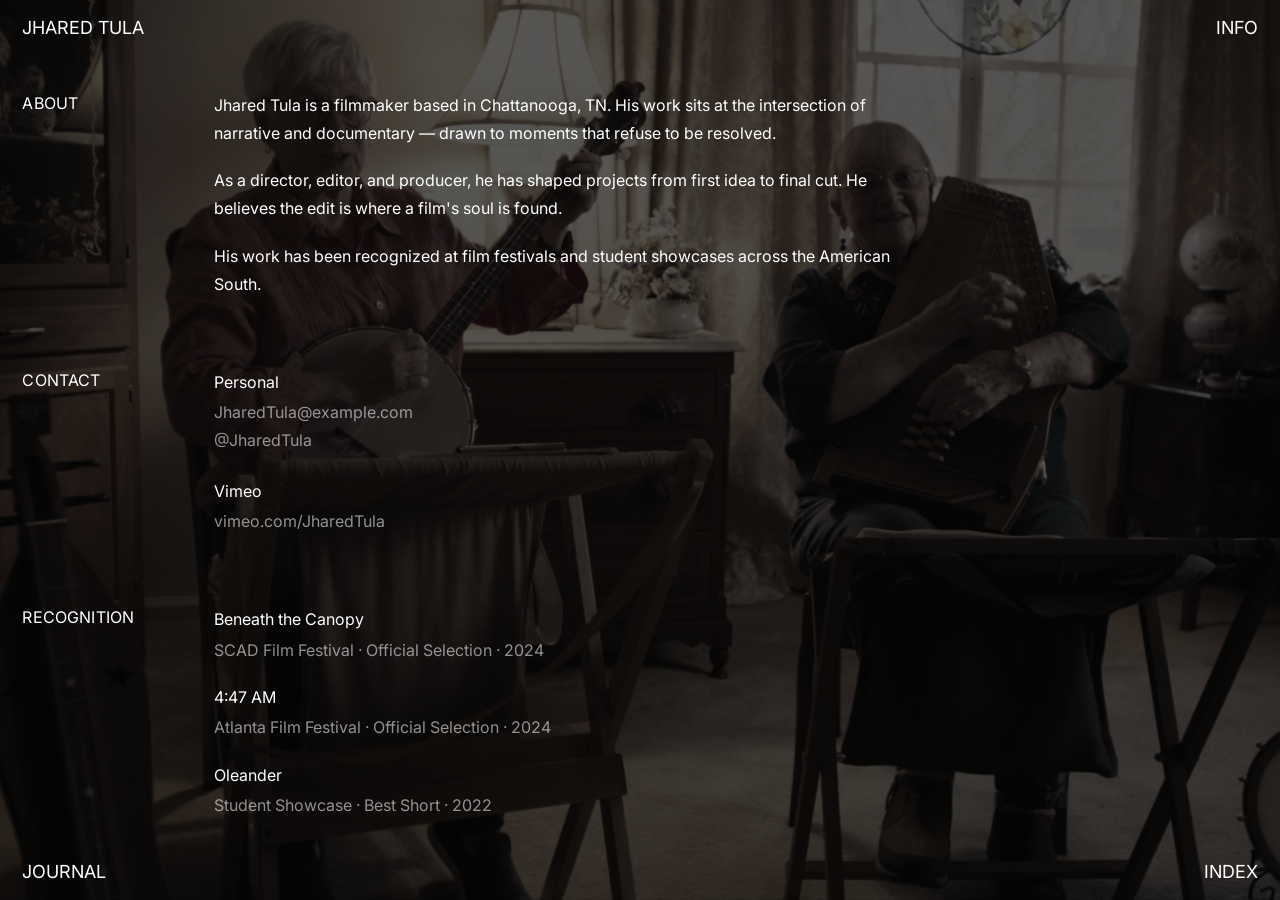
<file: sections/info.html>
<!DOCTYPE html>
<html lang="en">
<head>
<meta charset="UTF-8">
<meta name="viewport" content="width=device-width, initial-scale=1.0">
<title>Info — Jhared Tula</title>
<link rel="preconnect" href="https://fonts.googleapis.com">
<link href="https://fonts.googleapis.com/css2?family=Inter:wght@300;400&display=swap" rel="stylesheet">
<link rel="stylesheet" href="../index.css">
<style>
  html, body { overflow: hidden; height: 100%; }

  .info-wrap {
    position: fixed;
    inset: 0;
    z-index: 5;
    overflow-y: auto;
    padding: 3.5rem 1.4rem 4rem;
    scrollbar-width: none;
  }
  .info-wrap::-webkit-scrollbar { display: none; }

  /* ── SECCIÓN: label izq + contenido der ── */
  .info-section {
    display: grid;
    grid-template-columns: 160px 1fr;
    gap: 0 2rem;
    padding: 2.2rem 0;
    max-width: 900px;
    /* sin border-top */
  }

  .section-label {
    font-size: 16px;
    letter-spacing: .01em;
    text-transform: uppercase;
    color: #fff;
    font-family: 'Inter', Arial, sans-serif;
    font-weight: 400;
    padding-top: .1rem;
  }

  .section-body {
    font-size: 16px;
    color: #fff;
    line-height: 1.75;
    letter-spacing: 0em;
    font-family: 'Inter', Arial, sans-serif;
    font-weight: 400;
  }

  .section-body p + p { margin-top: 1.2rem; }

  .section-body a {
    color: #fff;
    text-decoration: none;
    transition: opacity .2s;
  }
  .section-body a:hover { opacity: .5; }

  .contact-block { margin-bottom: 1.4rem; }
  .contact-block:last-child { margin-bottom: 0; }
  .contact-org {
    display: block;
    margin-bottom: .15rem;
  }
  .contact-email {
  display: block;
  opacity: .55;
  border: none !important;
  outline: none !important;
  box-shadow: none !important;
  width: fit-content;
}

  @media (max-width: 600px) {
    body { cursor: auto; }
    .cur { display: none; }
    .info-section { grid-template-columns: 1fr; gap: .8rem 0; }
  }
</style>
</head>
<body>

<div class="cur" id="cur"></div>

<div class="bg-static" style="background-image: url('../assets/images/imageabout.png')"></div>

<!-- NAV -->
<nav>
  <a class="nav-tl" href="../index.html">Jhared Tula</a>
  <a class="nav-tr" href="info.html">Info</a>
  <a class="nav-bl" href="journal.html">Journal</a>
  <a class="nav-br" href="index2.html">Index</a>
</nav>

<div class="info-wrap">

  <!-- ── ABOUT ── -->
  <div class="info-section">
    <span class="section-label">About</span>
    <div class="section-body">
      <p>
        Jhared Tula is a filmmaker based in Chattanooga, TN. His work sits at the intersection
        of narrative and documentary — drawn to moments that refuse to be resolved.
      </p>
      <p>
        As a director, editor, and producer, he has shaped projects from first idea
        to final cut. He believes the edit is where a film's soul is found.
      </p>
      <p>
        His work has been recognized at film festivals and student showcases across
        the American South.
      </p>
    </div>
  </div>

  <!-- ── CONTACT ── -->
  <div class="info-section">
    <span class="section-label">Contact</span>
    <div class="section-body">
      <div class="contact-block">
        <span class="contact-org">Personal</span>
        <a class="contact-email" href="mailto:JharedTula@example.com">JharedTula@example.com</a>
        <a class="contact-email" href="https://instagram.com/" target="_blank" rel="noopener">@JharedTula</a>
      </div>
      <div class="contact-block">
        <span class="contact-org">Vimeo</span>
        <a class="contact-email" href="https://vimeo.com/" target="_blank" rel="noopener">vimeo.com/JharedTula</a>
      </div>
    </div>
  </div>

  <!-- ── RECOGNITION ── -->
  <div class="info-section">
    <span class="section-label">Recognition</span>
    <div class="section-body">
      <p>
        <span style="display:block;margin-bottom:.15rem">Beneath the Canopy</span>
        <span style="opacity:.55">SCAD Film Festival · Official Selection · 2024</span>
      </p>
      <p>
        <span style="display:block;margin-bottom:.15rem">4:47 AM</span>
        <span style="opacity:.55">Atlanta Film Festival · Official Selection · 2024</span>
      </p>
      <p>
        <span style="display:block;margin-bottom:.15rem">Oleander</span>
        <span style="opacity:.55">Student Showcase · Best Short · 2022</span>
      </p>
    </div>
  </div>

</div>

<script>
  const cur = document.getElementById('cur');

// oculto hasta que el mouse se mueva
cur.style.opacity = '0';

document.addEventListener('mousemove', e => {
  cur.style.opacity = '1';
  cur.style.left = e.clientX + 'px';
  cur.style.top  = e.clientY + 'px';
});
</script>

</body>
</html>
</file>
<file: index.css>
/* ═══════════════════════════════════════════
   GLOBAL — compartido por todas las páginas
   ═══════════════════════════════════════════ */

*, *::before, *::after { box-sizing: border-box; margin: 0; padding: 0; }

:root {
  --bg:      #111111;
  --ink:     #ffffff;
  --dim:     rgba(255,255,255,0.32);
  --line:    rgba(255,255,255,0.1);
  --font:    'Inter', Arial, sans-serif;
  --nav-size: 18px;
  --body-size: 16px;
}

html, body { width: 100%; height: 100%; overflow: hidden; }

body {
  background: var(--bg);
  color: var(--ink);
  font-family: var(--font);
  font-weight: 400;
  font-size: var(--body-size);
  cursor: none;
}

/* ── CURSOR ── */
.cur {
  position: fixed;
  width: 6px; height: 6px;
  background: #fff;
  border-radius: 50%;
  pointer-events: none;
  z-index: 9999;
  opacity: 0;
  transition: opacity .2s;
  transform: translate(-50%, -50%);
}

/* ── NAV: 4 esquinas ── */
nav {
  position: fixed;
  inset: 0;
  z-index: 10;
  pointer-events: none;
}

nav a {
  position: absolute;
  font-size: var(--nav-size);
  font-family: var(--font);
  font-weight: 400;
  letter-spacing: 0em;
  text-transform: uppercase;
  color: #ffffff;
  text-decoration: none;
  pointer-events: all;
  transition: color .2s;
  padding: 1.2rem 1.4rem;
  line-height: 1;
  cursor: none;
}
nav a:hover { color: rgba(255,255,255,0.55); }

.nav-tl { top: 0; left: 0; }
.nav-tr { top: 0; right: 0; }
.nav-bl { bottom: 0; left: 0; }
.nav-br { bottom: 0; right: 0; }

/* ── VIDEO BACKGROUNDS ── */
.bg-videos {
  position: fixed;
  inset: 0;
  z-index: 0;
}

.bg-video {
  position: absolute;
  inset: 0;
  width: 100%; height: 100%;
  object-fit: cover;
  filter: brightness(.5) saturate(.3);
  opacity: 0;
  transition: opacity .5s ease;
}

.bg-video.active { opacity: 1; }

/* ── STATIC BG IMAGE ── */
.bg-static {
  position: fixed;
  inset: 0;
  z-index: 0;
  background-size: cover;
  background-position: center;
  filter: brightness(.35) saturate(.25);
}

/* ── PROJECT LIST (index.html) ── */
main.projects-wrap {
  position: fixed;
  inset: 0;
  z-index: 5;
  display: flex;
  align-items: center;
  padding: 0 1.4rem;
}

.projects {
  display: flex;
  flex-direction: column;
  gap: 0;
}

.proj-link {
  font-size: 18px;
  font-family: var(--font);
  font-weight: 400;
  letter-spacing: 0em;
  text-transform: uppercase;
  color: #ffffff;
  text-decoration: none;
  line-height: 1;
  padding: .3rem 0;
  display: block;
  transition: color .15s;
  cursor: none;
  width: fit-content;
}

.projects:hover .proj-link { color: rgba(255,255,255,0.28); }
.projects:hover .proj-link:hover { color: #fff; }

/* ── PAGE CONTENT ── */
.page-content {
  position: fixed;
  inset: 0;
  z-index: 5;
  display: flex;
  flex-direction: column;
  justify-content: center;
  padding: 3.5rem 1.4rem;
}

/* ── JOURNAL PAGE ── */
.journal-list {
  display: flex;
  flex-direction: column;
  gap: 0;
  max-width: 600px;
}

.journal-entry {
  display: flex;
  justify-content: space-between;
  align-items: baseline;
  padding: .6rem 0;
  border-bottom: 1px solid var(--line);
  gap: 2rem;
  cursor: none;
}

.journal-title {
  font-size: 16px;
  color: #fff;
  text-decoration: none;
  transition: color .15s;
}
.journal-title:hover { color: var(--dim); }

.journal-date {
  font-size: 16px;
  color: var(--dim);
  white-space: nowrap;
}

.page-label {
  font-size: 16px;
  color: var(--dim);
  margin-bottom: 2rem;
  text-transform: uppercase;
}

/* ── MOBILE ── */
@media (max-width: 600px) {
  body { cursor: auto; }
  .cur { display: none; }
  html, body { overflow-y: auto; }
}
</file>
